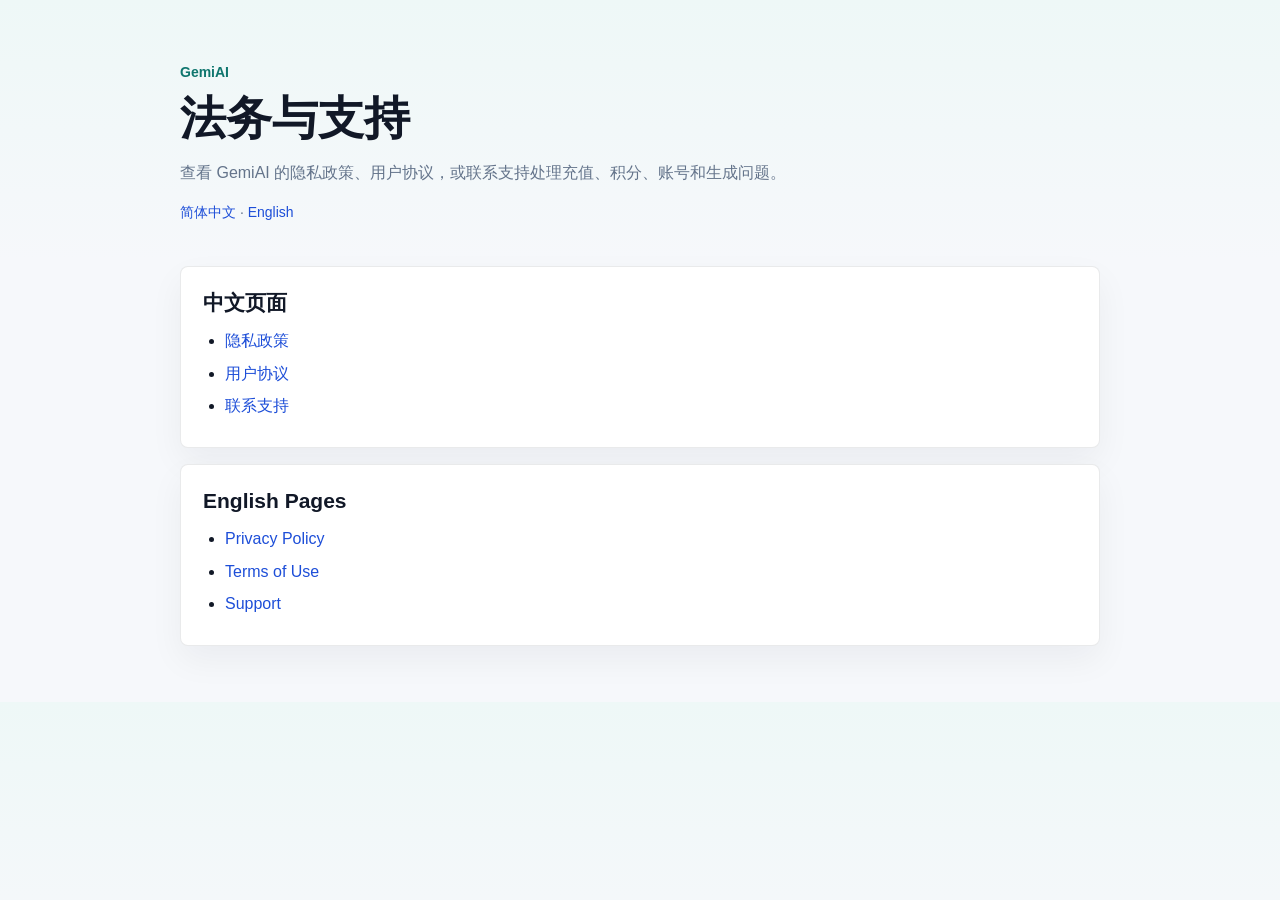
<file: index.html>
<!doctype html>
<html lang="zh-CN">
<head>
  <meta charset="utf-8">
  <meta name="viewport" content="width=device-width, initial-scale=1">
  <title>GemiAI 法务与支持</title>
  <link rel="stylesheet" href="./styles.css">
</head>
<body>
  <main class="page">
    <section class="hero">
      <p class="eyebrow">GemiAI</p>
      <h1>法务与支持</h1>
      <p class="summary">查看 GemiAI 的隐私政策、用户协议，或联系支持处理充值、积分、账号和生成问题。</p>
      <p class="language-links"><a href="./index.html">简体中文</a> · <a href="./privacy-en.html">English</a></p>
    </section>

    <section class="card">
      <h2>中文页面</h2>
      <ul>
        <li><a href="./privacy.html">隐私政策</a></li>
        <li><a href="./terms.html">用户协议</a></li>
        <li><a href="./support.html">联系支持</a></li>
      </ul>
    </section>

    <section class="card">
      <h2>English Pages</h2>
      <ul>
        <li><a href="./privacy-en.html">Privacy Policy</a></li>
        <li><a href="./terms-en.html">Terms of Use</a></li>
        <li><a href="./support-en.html">Support</a></li>
      </ul>
    </section>
  </main>
</body>
</html>
</file>
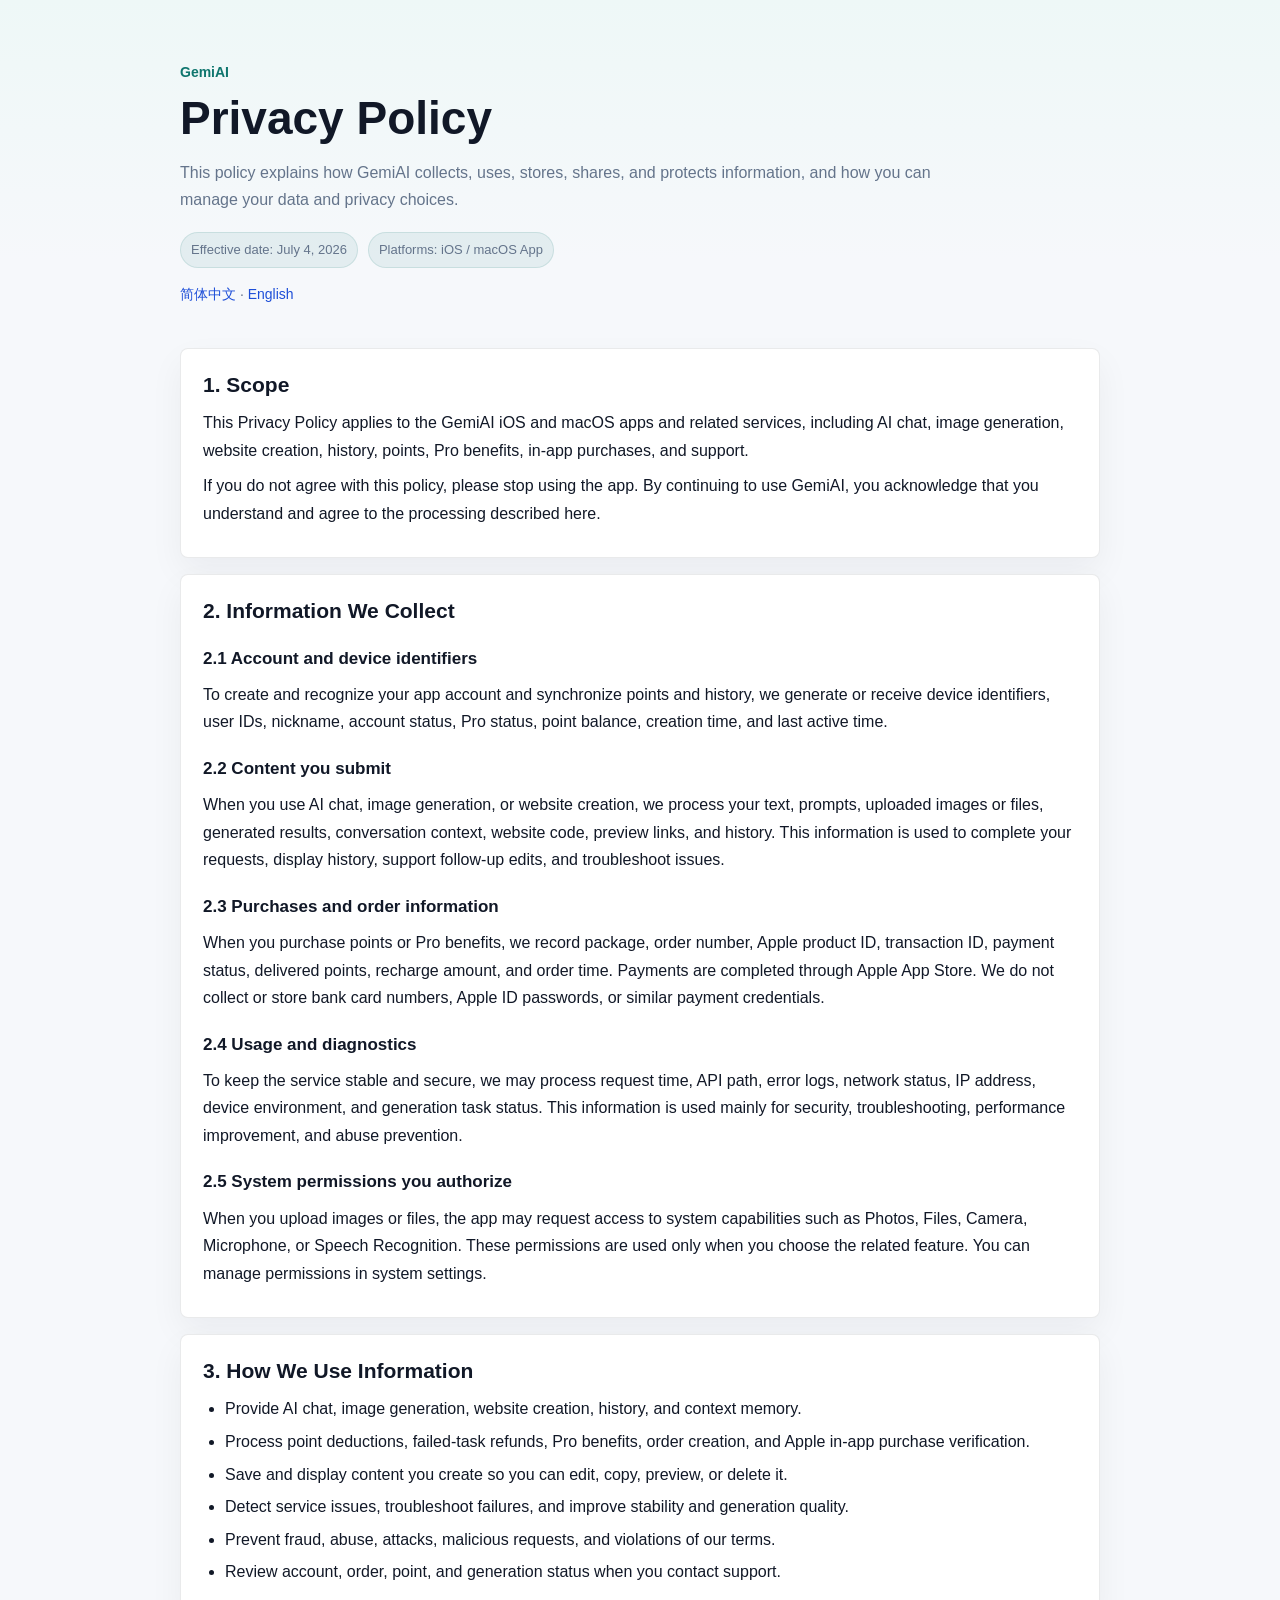
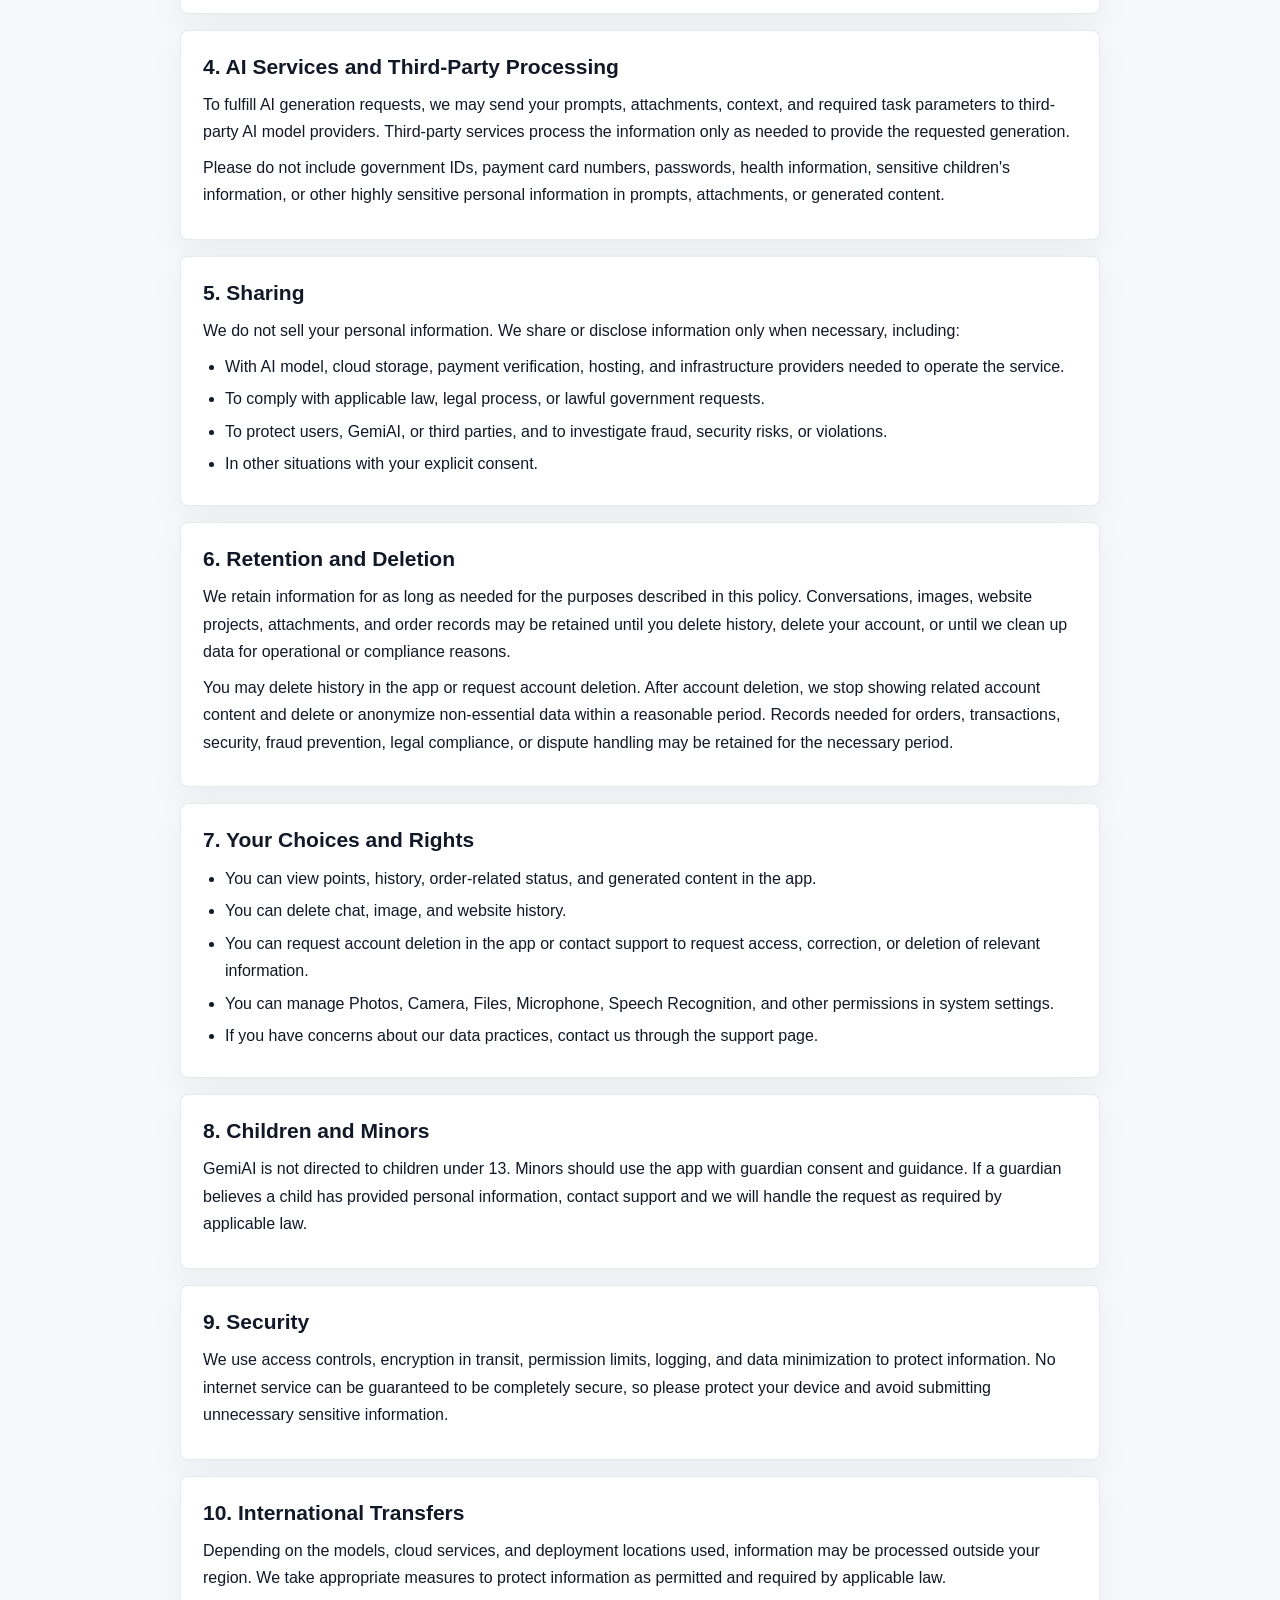
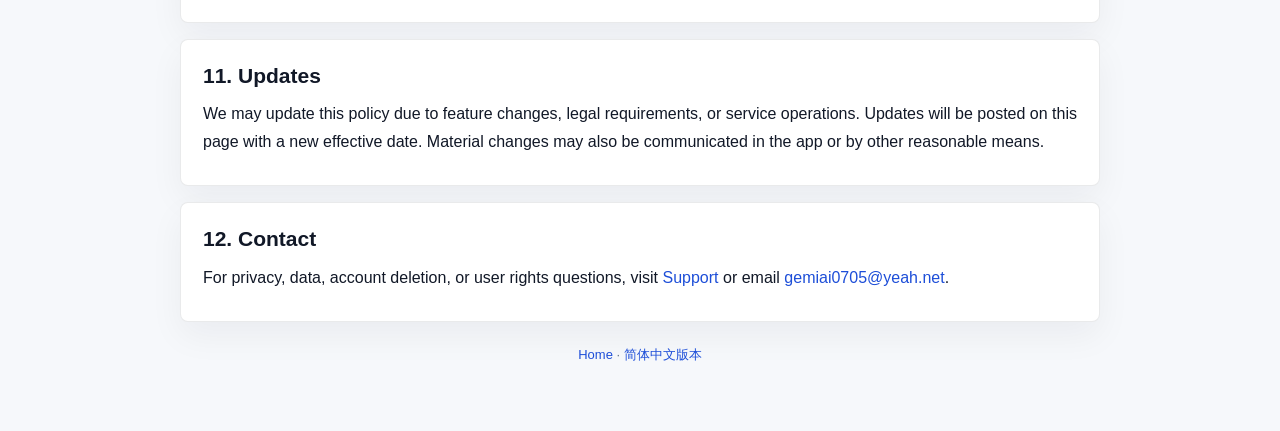
<file: privacy-en.html>
<!doctype html>
<html lang="en">
<head>
  <meta charset="utf-8">
  <meta name="viewport" content="width=device-width, initial-scale=1">
  <title>Privacy Policy - GemiAI</title>
  <link rel="stylesheet" href="./styles.css">
</head>
<body>
  <main class="page">
    <section class="hero">
      <p class="eyebrow">GemiAI</p>
      <h1>Privacy Policy</h1>
      <p class="summary">This policy explains how GemiAI collects, uses, stores, shares, and protects information, and how you can manage your data and privacy choices.</p>
      <div class="meta">
        <span class="pill">Effective date: July 4, 2026</span>
        <span class="pill">Platforms: iOS / macOS App</span>
      </div>
      <p class="language-links"><a href="./privacy.html">简体中文</a> · <a href="./privacy-en.html">English</a></p>
    </section>

    <section class="card">
      <h2>1. Scope</h2>
      <p>This Privacy Policy applies to the GemiAI iOS and macOS apps and related services, including AI chat, image generation, website creation, history, points, Pro benefits, in-app purchases, and support.</p>
      <p>If you do not agree with this policy, please stop using the app. By continuing to use GemiAI, you acknowledge that you understand and agree to the processing described here.</p>
    </section>

    <section class="card">
      <h2>2. Information We Collect</h2>
      <h3>2.1 Account and device identifiers</h3>
      <p>To create and recognize your app account and synchronize points and history, we generate or receive device identifiers, user IDs, nickname, account status, Pro status, point balance, creation time, and last active time.</p>
      <h3>2.2 Content you submit</h3>
      <p>When you use AI chat, image generation, or website creation, we process your text, prompts, uploaded images or files, generated results, conversation context, website code, preview links, and history. This information is used to complete your requests, display history, support follow-up edits, and troubleshoot issues.</p>
      <h3>2.3 Purchases and order information</h3>
      <p>When you purchase points or Pro benefits, we record package, order number, Apple product ID, transaction ID, payment status, delivered points, recharge amount, and order time. Payments are completed through Apple App Store. We do not collect or store bank card numbers, Apple ID passwords, or similar payment credentials.</p>
      <h3>2.4 Usage and diagnostics</h3>
      <p>To keep the service stable and secure, we may process request time, API path, error logs, network status, IP address, device environment, and generation task status. This information is used mainly for security, troubleshooting, performance improvement, and abuse prevention.</p>
      <h3>2.5 System permissions you authorize</h3>
      <p>When you upload images or files, the app may request access to system capabilities such as Photos, Files, Camera, Microphone, or Speech Recognition. These permissions are used only when you choose the related feature. You can manage permissions in system settings.</p>
    </section>

    <section class="card">
      <h2>3. How We Use Information</h2>
      <ul>
        <li>Provide AI chat, image generation, website creation, history, and context memory.</li>
        <li>Process point deductions, failed-task refunds, Pro benefits, order creation, and Apple in-app purchase verification.</li>
        <li>Save and display content you create so you can edit, copy, preview, or delete it.</li>
        <li>Detect service issues, troubleshoot failures, and improve stability and generation quality.</li>
        <li>Prevent fraud, abuse, attacks, malicious requests, and violations of our terms.</li>
        <li>Review account, order, point, and generation status when you contact support.</li>
      </ul>
    </section>

    <section class="card">
      <h2>4. AI Services and Third-Party Processing</h2>
      <p>To fulfill AI generation requests, we may send your prompts, attachments, context, and required task parameters to third-party AI model providers. Third-party services process the information only as needed to provide the requested generation.</p>
      <p>Please do not include government IDs, payment card numbers, passwords, health information, sensitive children's information, or other highly sensitive personal information in prompts, attachments, or generated content.</p>
    </section>

    <section class="card">
      <h2>5. Sharing</h2>
      <p>We do not sell your personal information. We share or disclose information only when necessary, including:</p>
      <ul>
        <li>With AI model, cloud storage, payment verification, hosting, and infrastructure providers needed to operate the service.</li>
        <li>To comply with applicable law, legal process, or lawful government requests.</li>
        <li>To protect users, GemiAI, or third parties, and to investigate fraud, security risks, or violations.</li>
        <li>In other situations with your explicit consent.</li>
      </ul>
    </section>

    <section class="card">
      <h2>6. Retention and Deletion</h2>
      <p>We retain information for as long as needed for the purposes described in this policy. Conversations, images, website projects, attachments, and order records may be retained until you delete history, delete your account, or until we clean up data for operational or compliance reasons.</p>
      <p>You may delete history in the app or request account deletion. After account deletion, we stop showing related account content and delete or anonymize non-essential data within a reasonable period. Records needed for orders, transactions, security, fraud prevention, legal compliance, or dispute handling may be retained for the necessary period.</p>
    </section>

    <section class="card">
      <h2>7. Your Choices and Rights</h2>
      <ul>
        <li>You can view points, history, order-related status, and generated content in the app.</li>
        <li>You can delete chat, image, and website history.</li>
        <li>You can request account deletion in the app or contact support to request access, correction, or deletion of relevant information.</li>
        <li>You can manage Photos, Camera, Files, Microphone, Speech Recognition, and other permissions in system settings.</li>
        <li>If you have concerns about our data practices, contact us through the support page.</li>
      </ul>
    </section>

    <section class="card">
      <h2>8. Children and Minors</h2>
      <p>GemiAI is not directed to children under 13. Minors should use the app with guardian consent and guidance. If a guardian believes a child has provided personal information, contact support and we will handle the request as required by applicable law.</p>
    </section>

    <section class="card">
      <h2>9. Security</h2>
      <p>We use access controls, encryption in transit, permission limits, logging, and data minimization to protect information. No internet service can be guaranteed to be completely secure, so please protect your device and avoid submitting unnecessary sensitive information.</p>
    </section>

    <section class="card">
      <h2>10. International Transfers</h2>
      <p>Depending on the models, cloud services, and deployment locations used, information may be processed outside your region. We take appropriate measures to protect information as permitted and required by applicable law.</p>
    </section>

    <section class="card">
      <h2>11. Updates</h2>
      <p>We may update this policy due to feature changes, legal requirements, or service operations. Updates will be posted on this page with a new effective date. Material changes may also be communicated in the app or by other reasonable means.</p>
    </section>

    <section class="card">
      <h2>12. Contact</h2>
      <p>For privacy, data, account deletion, or user rights questions, visit <a href="./support-en.html">Support</a> or email <a href="mailto:gemiai0705@yeah.net">gemiai0705@yeah.net</a>.</p>
    </section>

    <p class="footer"><a href="./index.html">Home</a> · <a href="./privacy.html">简体中文版本</a></p>
  </main>
</body>
</html>
</file>
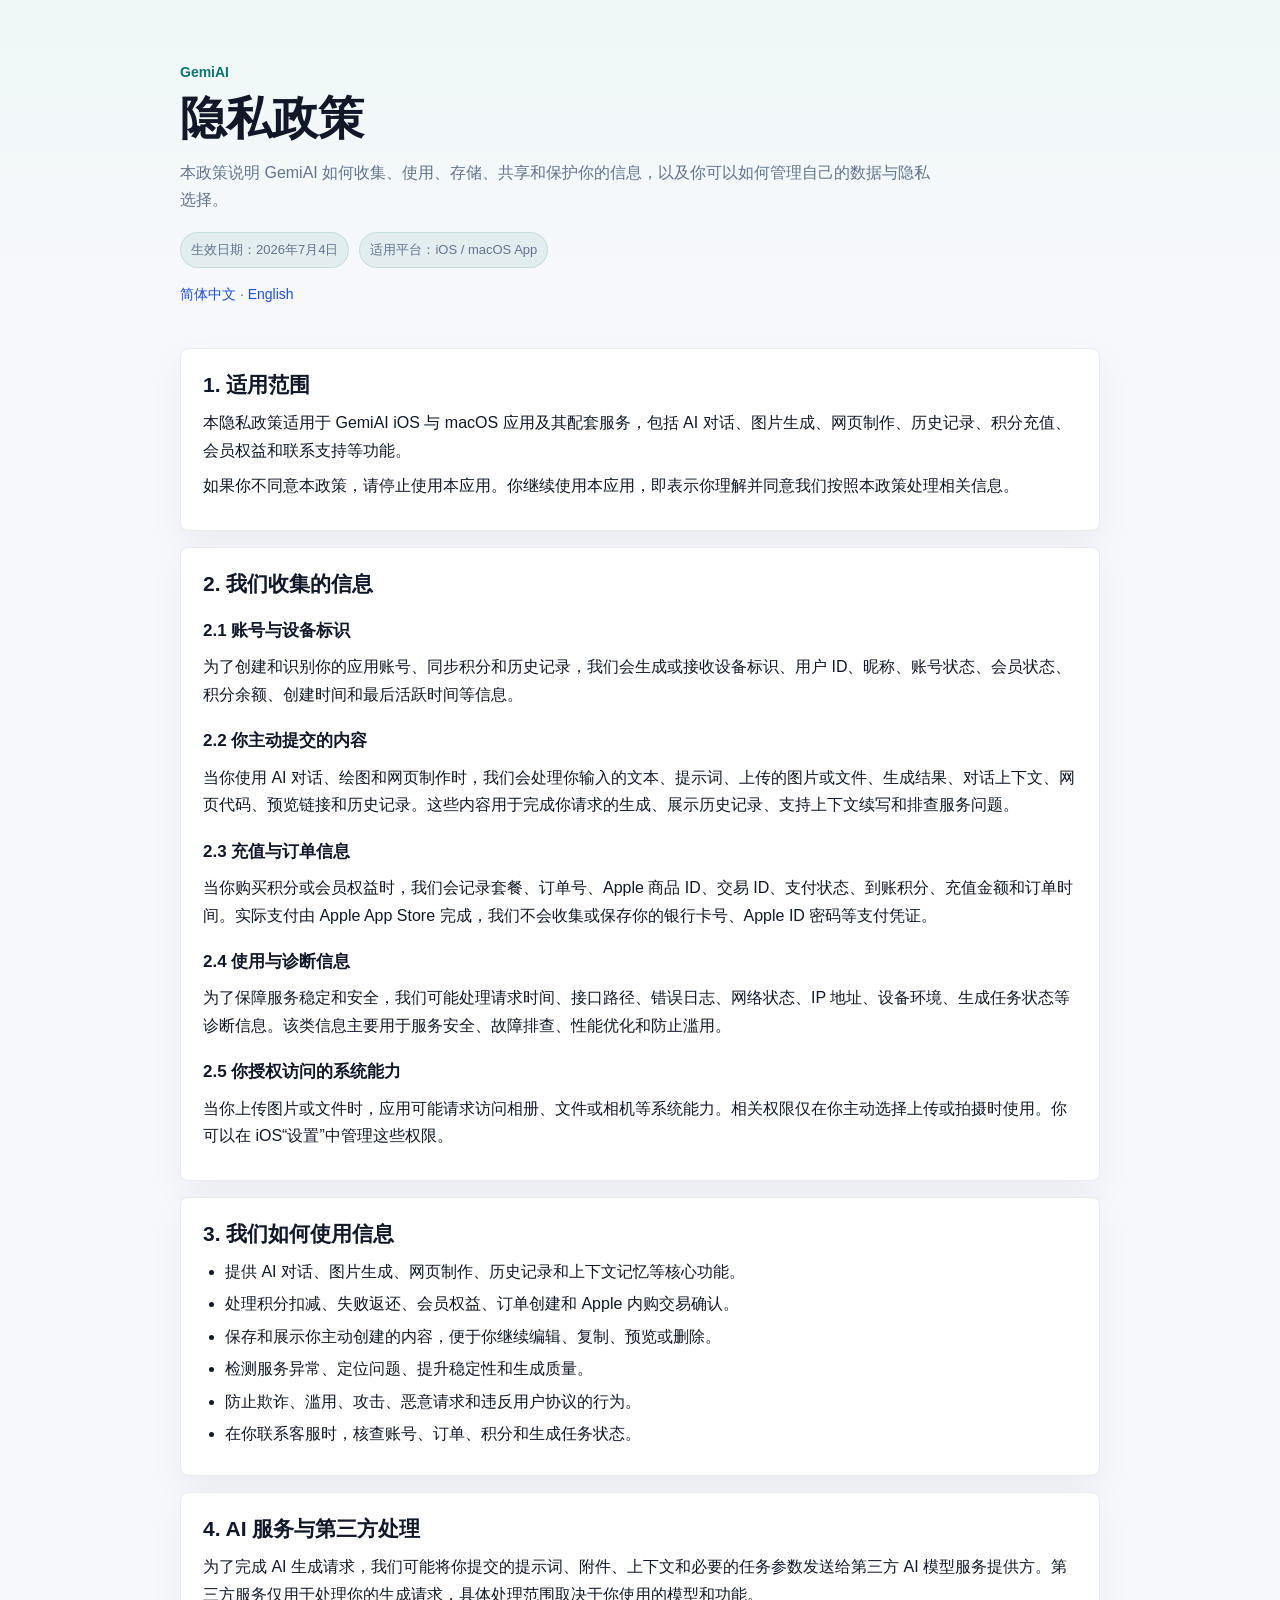
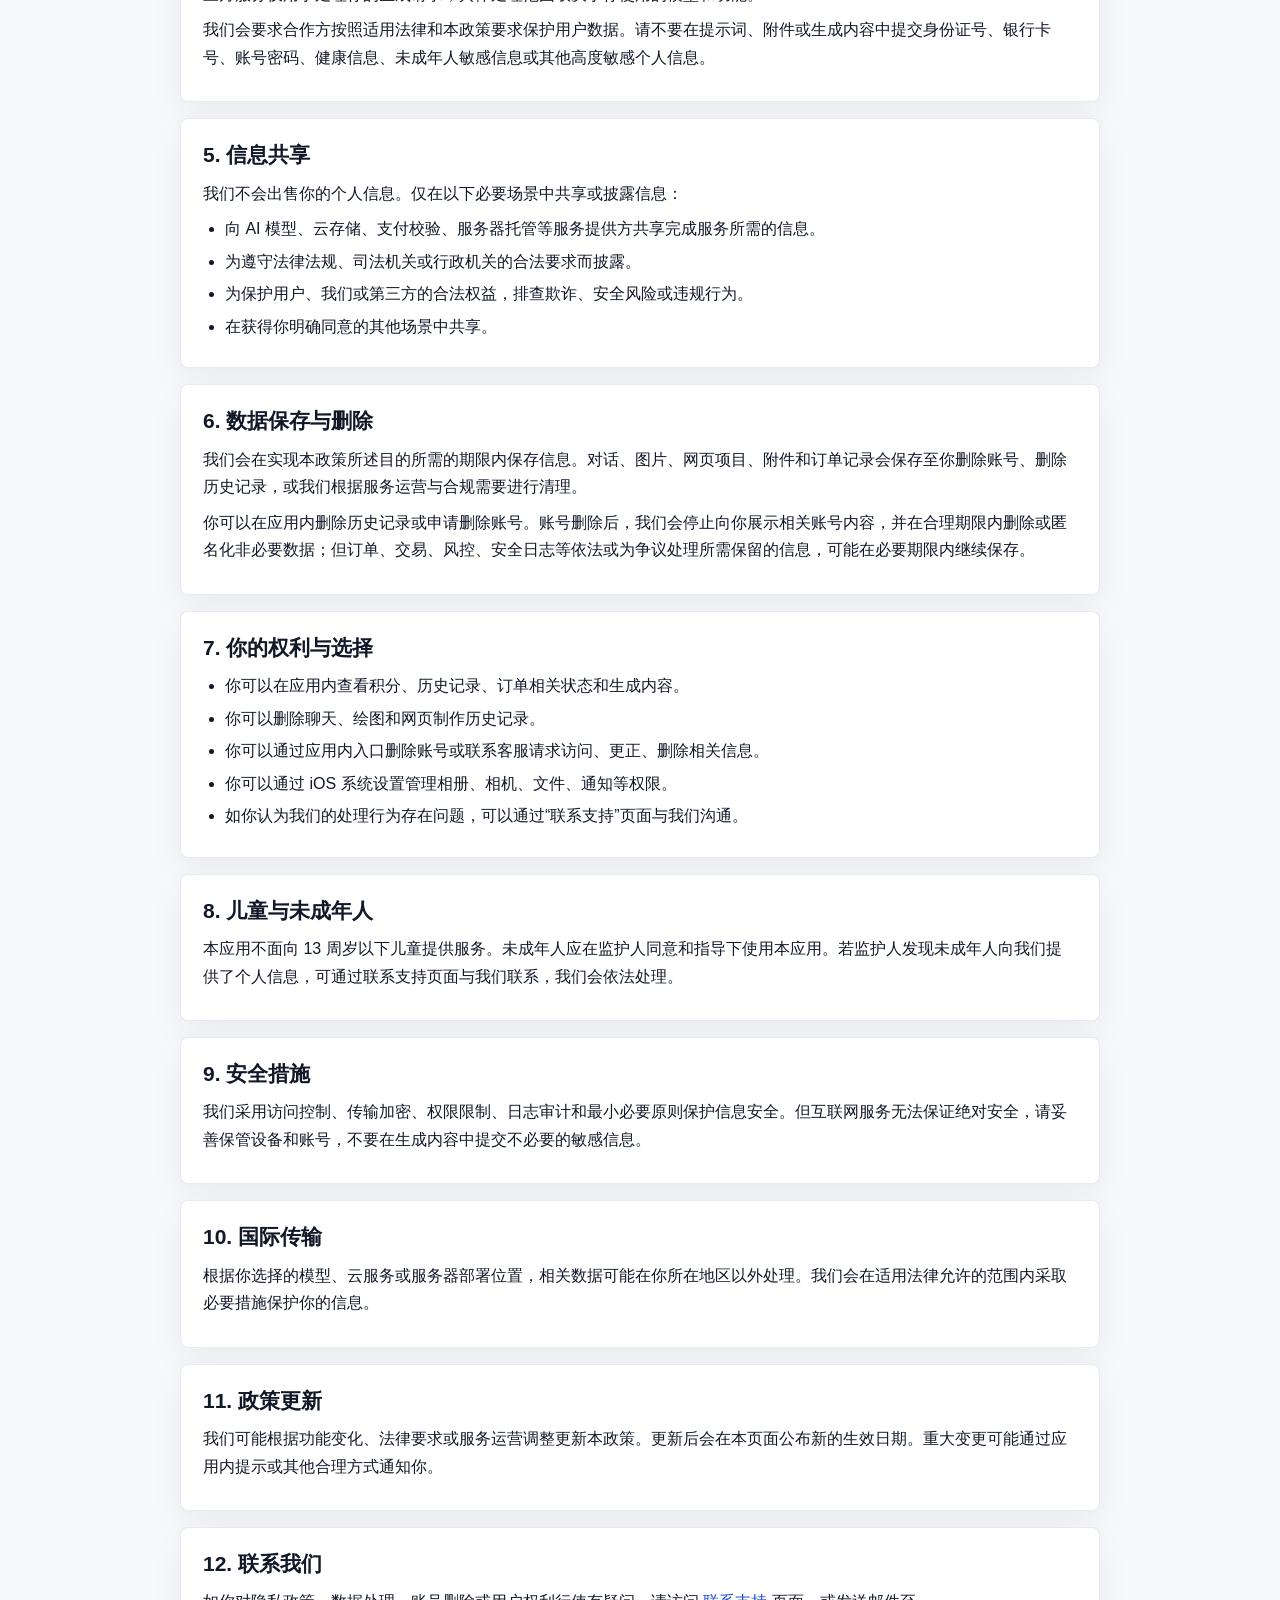
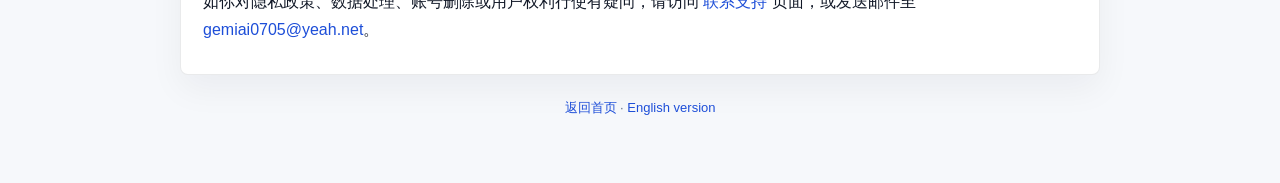
<file: privacy.html>
<!doctype html>
<html lang="zh-CN">
<head>
  <meta charset="utf-8">
  <meta name="viewport" content="width=device-width, initial-scale=1">
  <title>隐私政策 - GemiAI</title>
  <link rel="stylesheet" href="./styles.css">
</head>
<body>
  <main class="page">
    <section class="hero">
      <p class="eyebrow">GemiAI</p>
      <h1>隐私政策</h1>
      <p class="summary">本政策说明 GemiAI 如何收集、使用、存储、共享和保护你的信息，以及你可以如何管理自己的数据与隐私选择。</p>
      <div class="meta">
        <span class="pill">生效日期：2026年7月4日</span>
        <span class="pill">适用平台：iOS / macOS App</span>
      </div>
      <p class="language-links"><a href="./privacy.html">简体中文</a> · <a href="./privacy-en.html">English</a></p>
    </section>

    <section class="card">
      <h2>1. 适用范围</h2>
      <p>本隐私政策适用于 GemiAI iOS 与 macOS 应用及其配套服务，包括 AI 对话、图片生成、网页制作、历史记录、积分充值、会员权益和联系支持等功能。</p>
      <p>如果你不同意本政策，请停止使用本应用。你继续使用本应用，即表示你理解并同意我们按照本政策处理相关信息。</p>
    </section>

    <section class="card">
      <h2>2. 我们收集的信息</h2>
      <h3>2.1 账号与设备标识</h3>
      <p>为了创建和识别你的应用账号、同步积分和历史记录，我们会生成或接收设备标识、用户 ID、昵称、账号状态、会员状态、积分余额、创建时间和最后活跃时间等信息。</p>

      <h3>2.2 你主动提交的内容</h3>
      <p>当你使用 AI 对话、绘图和网页制作时，我们会处理你输入的文本、提示词、上传的图片或文件、生成结果、对话上下文、网页代码、预览链接和历史记录。这些内容用于完成你请求的生成、展示历史记录、支持上下文续写和排查服务问题。</p>

      <h3>2.3 充值与订单信息</h3>
      <p>当你购买积分或会员权益时，我们会记录套餐、订单号、Apple 商品 ID、交易 ID、支付状态、到账积分、充值金额和订单时间。实际支付由 Apple App Store 完成，我们不会收集或保存你的银行卡号、Apple ID 密码等支付凭证。</p>

      <h3>2.4 使用与诊断信息</h3>
      <p>为了保障服务稳定和安全，我们可能处理请求时间、接口路径、错误日志、网络状态、IP 地址、设备环境、生成任务状态等诊断信息。该类信息主要用于服务安全、故障排查、性能优化和防止滥用。</p>

      <h3>2.5 你授权访问的系统能力</h3>
      <p>当你上传图片或文件时，应用可能请求访问相册、文件或相机等系统能力。相关权限仅在你主动选择上传或拍摄时使用。你可以在 iOS“设置”中管理这些权限。</p>
    </section>

    <section class="card">
      <h2>3. 我们如何使用信息</h2>
      <ul>
        <li>提供 AI 对话、图片生成、网页制作、历史记录和上下文记忆等核心功能。</li>
        <li>处理积分扣减、失败返还、会员权益、订单创建和 Apple 内购交易确认。</li>
        <li>保存和展示你主动创建的内容，便于你继续编辑、复制、预览或删除。</li>
        <li>检测服务异常、定位问题、提升稳定性和生成质量。</li>
        <li>防止欺诈、滥用、攻击、恶意请求和违反用户协议的行为。</li>
        <li>在你联系客服时，核查账号、订单、积分和生成任务状态。</li>
      </ul>
    </section>

    <section class="card">
      <h2>4. AI 服务与第三方处理</h2>
      <p>为了完成 AI 生成请求，我们可能将你提交的提示词、附件、上下文和必要的任务参数发送给第三方 AI 模型服务提供方。第三方服务仅用于处理你的生成请求，具体处理范围取决于你使用的模型和功能。</p>
      <p>我们会要求合作方按照适用法律和本政策要求保护用户数据。请不要在提示词、附件或生成内容中提交身份证号、银行卡号、账号密码、健康信息、未成年人敏感信息或其他高度敏感个人信息。</p>
    </section>

    <section class="card">
      <h2>5. 信息共享</h2>
      <p>我们不会出售你的个人信息。仅在以下必要场景中共享或披露信息：</p>
      <ul>
        <li>向 AI 模型、云存储、支付校验、服务器托管等服务提供方共享完成服务所需的信息。</li>
        <li>为遵守法律法规、司法机关或行政机关的合法要求而披露。</li>
        <li>为保护用户、我们或第三方的合法权益，排查欺诈、安全风险或违规行为。</li>
        <li>在获得你明确同意的其他场景中共享。</li>
      </ul>
    </section>

    <section class="card">
      <h2>6. 数据保存与删除</h2>
      <p>我们会在实现本政策所述目的所需的期限内保存信息。对话、图片、网页项目、附件和订单记录会保存至你删除账号、删除历史记录，或我们根据服务运营与合规需要进行清理。</p>
      <p>你可以在应用内删除历史记录或申请删除账号。账号删除后，我们会停止向你展示相关账号内容，并在合理期限内删除或匿名化非必要数据；但订单、交易、风控、安全日志等依法或为争议处理所需保留的信息，可能在必要期限内继续保存。</p>
    </section>

    <section class="card">
      <h2>7. 你的权利与选择</h2>
      <ul>
        <li>你可以在应用内查看积分、历史记录、订单相关状态和生成内容。</li>
        <li>你可以删除聊天、绘图和网页制作历史记录。</li>
        <li>你可以通过应用内入口删除账号或联系客服请求访问、更正、删除相关信息。</li>
        <li>你可以通过 iOS 系统设置管理相册、相机、文件、通知等权限。</li>
        <li>如你认为我们的处理行为存在问题，可以通过“联系支持”页面与我们沟通。</li>
      </ul>
    </section>

    <section class="card">
      <h2>8. 儿童与未成年人</h2>
      <p>本应用不面向 13 周岁以下儿童提供服务。未成年人应在监护人同意和指导下使用本应用。若监护人发现未成年人向我们提供了个人信息，可通过联系支持页面与我们联系，我们会依法处理。</p>
    </section>

    <section class="card">
      <h2>9. 安全措施</h2>
      <p>我们采用访问控制、传输加密、权限限制、日志审计和最小必要原则保护信息安全。但互联网服务无法保证绝对安全，请妥善保管设备和账号，不要在生成内容中提交不必要的敏感信息。</p>
    </section>

    <section class="card">
      <h2>10. 国际传输</h2>
      <p>根据你选择的模型、云服务或服务器部署位置，相关数据可能在你所在地区以外处理。我们会在适用法律允许的范围内采取必要措施保护你的信息。</p>
    </section>

    <section class="card">
      <h2>11. 政策更新</h2>
      <p>我们可能根据功能变化、法律要求或服务运营调整更新本政策。更新后会在本页面公布新的生效日期。重大变更可能通过应用内提示或其他合理方式通知你。</p>
    </section>

    <section class="card">
      <h2>12. 联系我们</h2>
      <p>如你对隐私政策、数据处理、账号删除或用户权利行使有疑问，请访问 <a href="./support.html">联系支持</a> 页面，或发送邮件至 <a href="mailto:gemiai0705@yeah.net">gemiai0705@yeah.net</a>。</p>
    </section>

    <p class="footer"><a href="./index.html">返回首页</a> · <a href="./privacy-en.html">English version</a></p>
  </main>
</body>
</html>
</file>
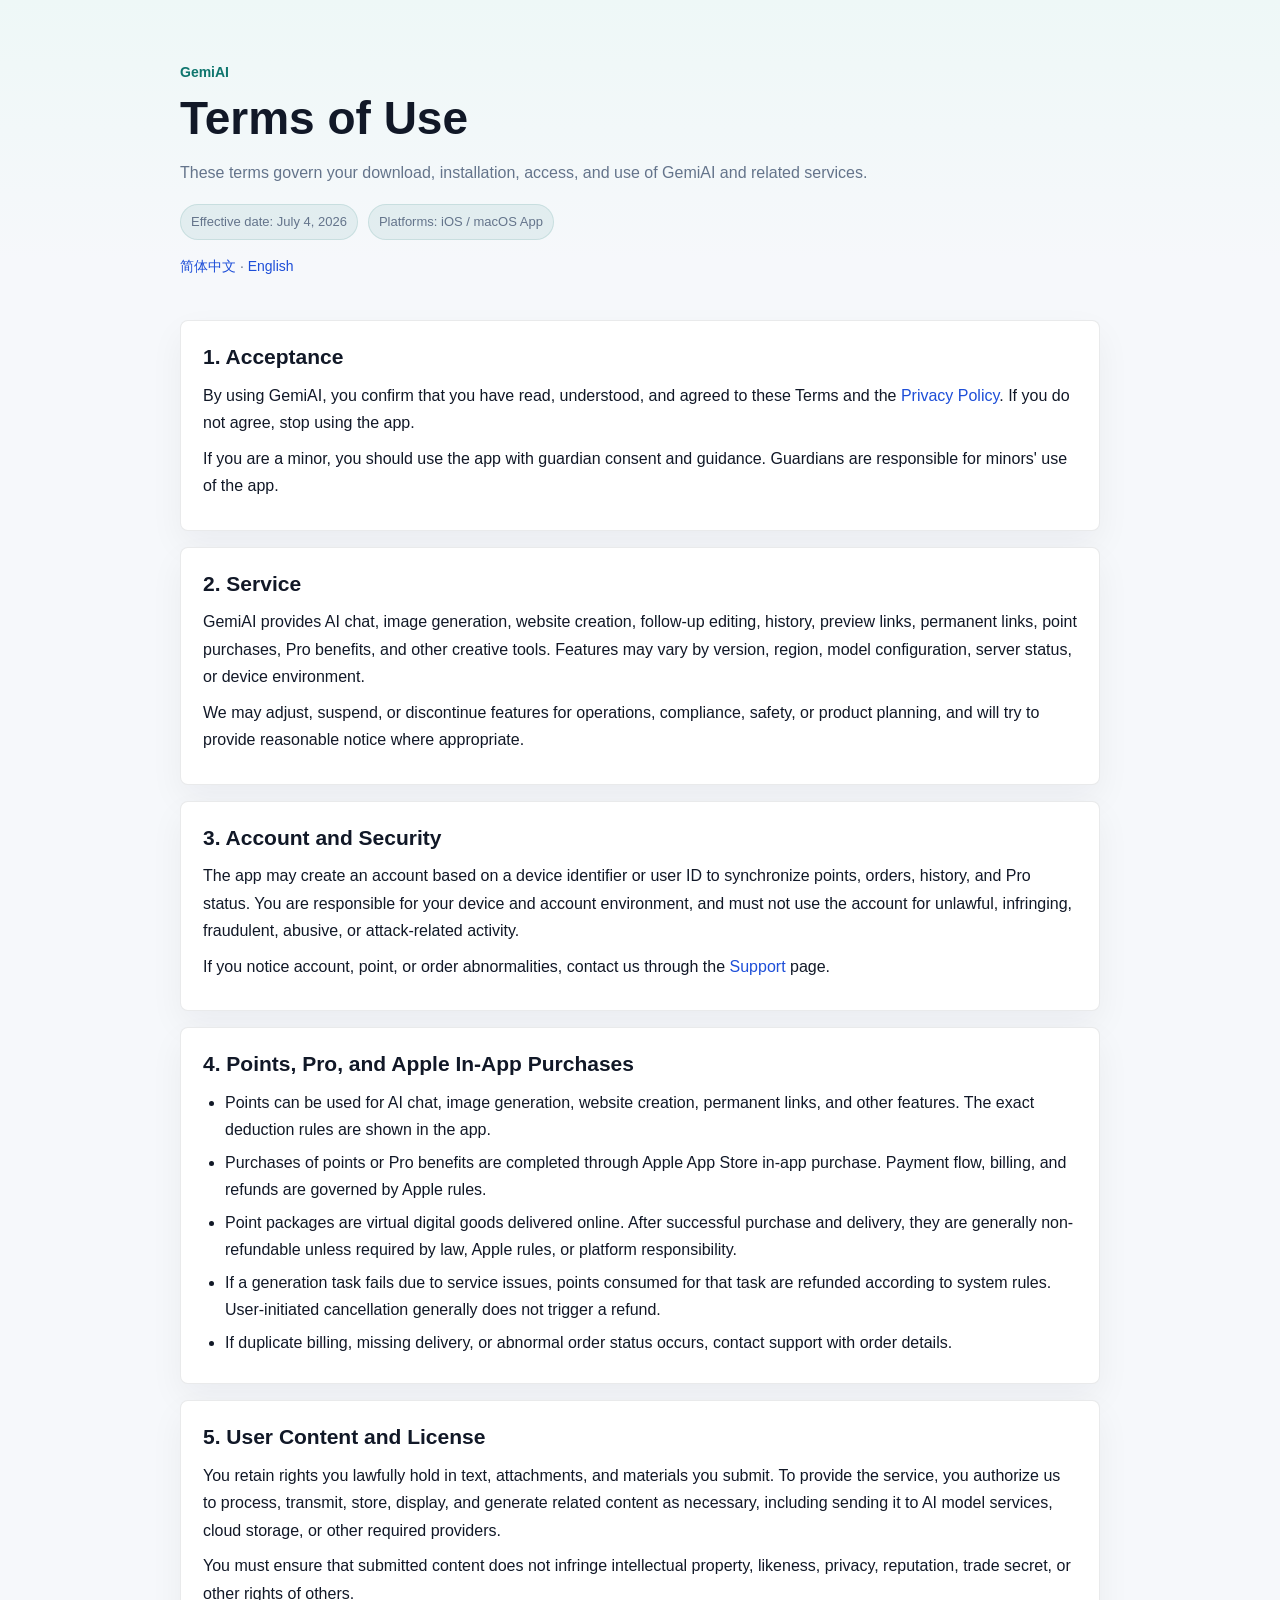
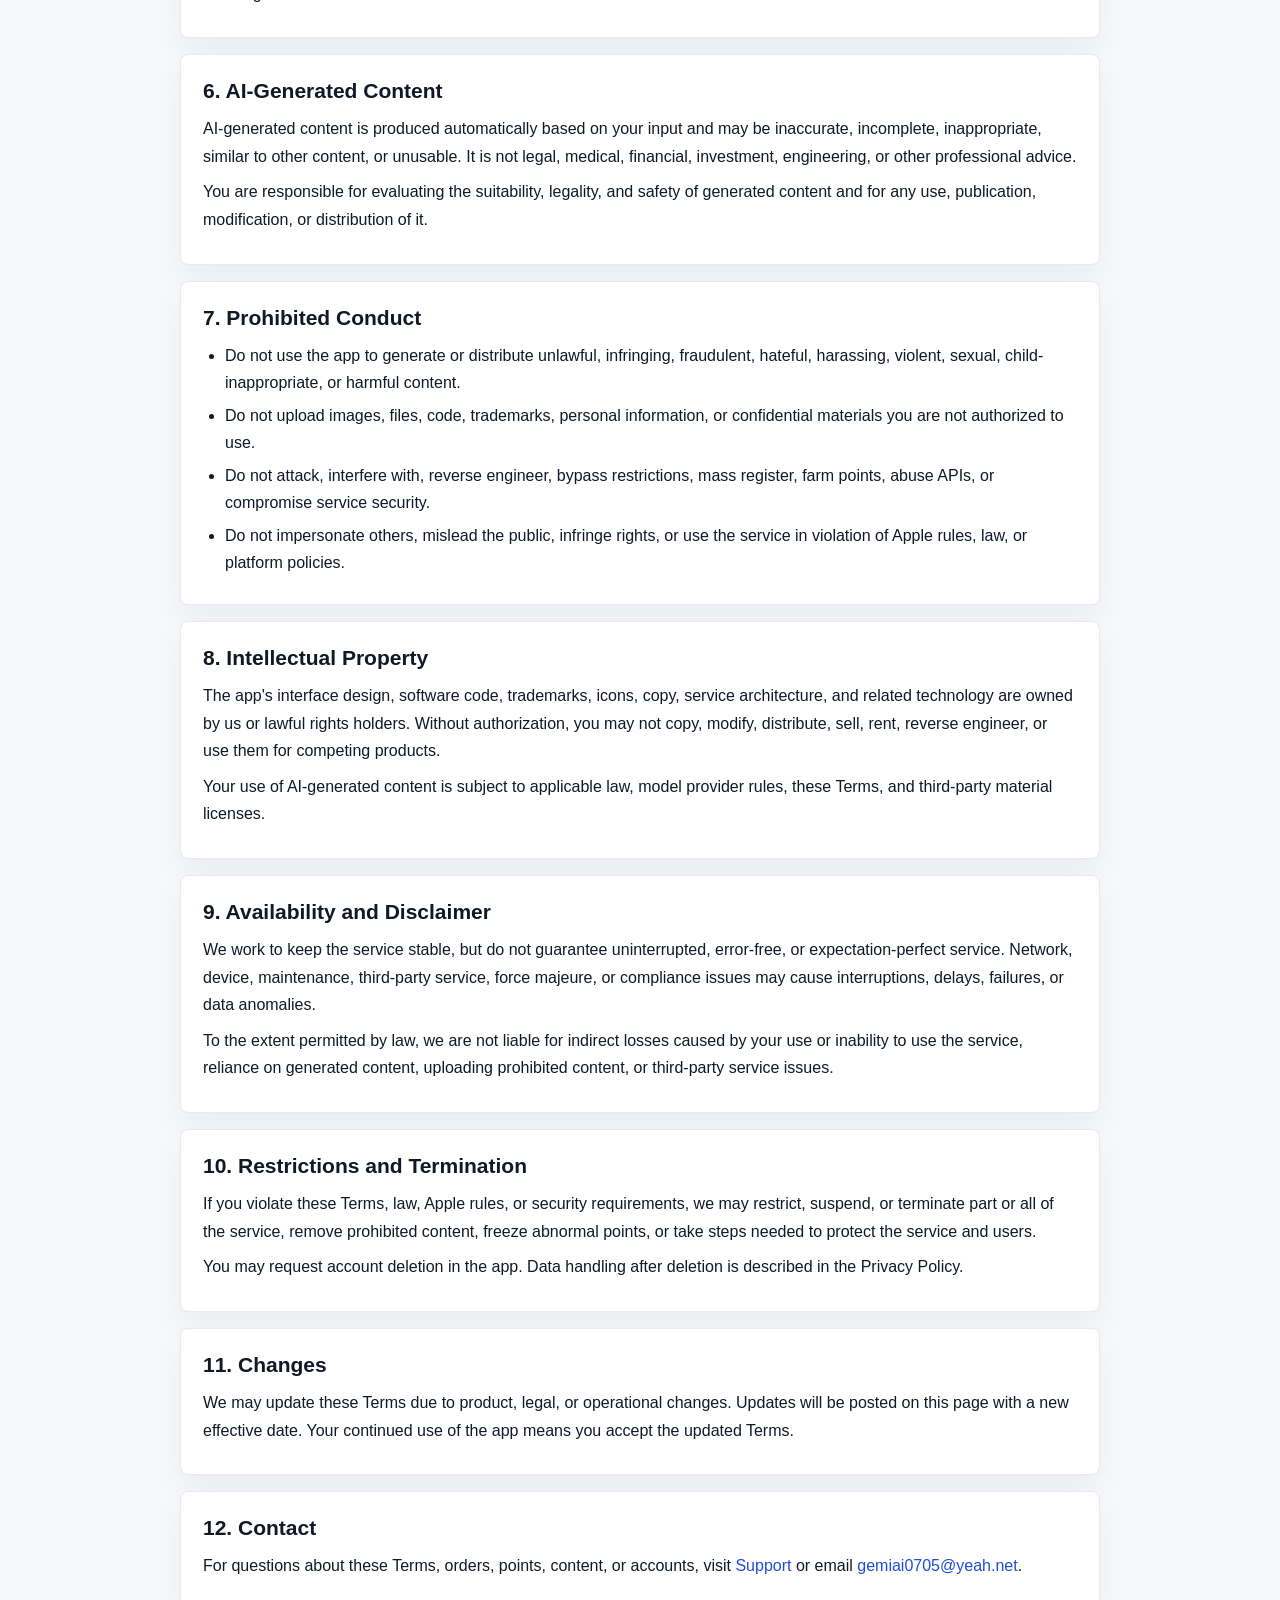
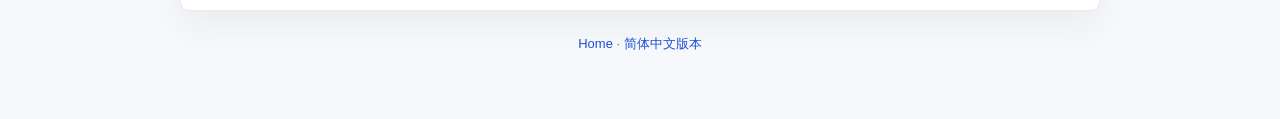
<file: terms-en.html>
<!doctype html>
<html lang="en">
<head>
  <meta charset="utf-8">
  <meta name="viewport" content="width=device-width, initial-scale=1">
  <title>Terms of Use - GemiAI</title>
  <link rel="stylesheet" href="./styles.css">
</head>
<body>
  <main class="page">
    <section class="hero">
      <p class="eyebrow">GemiAI</p>
      <h1>Terms of Use</h1>
      <p class="summary">These terms govern your download, installation, access, and use of GemiAI and related services.</p>
      <div class="meta">
        <span class="pill">Effective date: July 4, 2026</span>
        <span class="pill">Platforms: iOS / macOS App</span>
      </div>
      <p class="language-links"><a href="./terms.html">简体中文</a> · <a href="./terms-en.html">English</a></p>
    </section>

    <section class="card">
      <h2>1. Acceptance</h2>
      <p>By using GemiAI, you confirm that you have read, understood, and agreed to these Terms and the <a href="./privacy-en.html">Privacy Policy</a>. If you do not agree, stop using the app.</p>
      <p>If you are a minor, you should use the app with guardian consent and guidance. Guardians are responsible for minors' use of the app.</p>
    </section>

    <section class="card">
      <h2>2. Service</h2>
      <p>GemiAI provides AI chat, image generation, website creation, follow-up editing, history, preview links, permanent links, point purchases, Pro benefits, and other creative tools. Features may vary by version, region, model configuration, server status, or device environment.</p>
      <p>We may adjust, suspend, or discontinue features for operations, compliance, safety, or product planning, and will try to provide reasonable notice where appropriate.</p>
    </section>

    <section class="card">
      <h2>3. Account and Security</h2>
      <p>The app may create an account based on a device identifier or user ID to synchronize points, orders, history, and Pro status. You are responsible for your device and account environment, and must not use the account for unlawful, infringing, fraudulent, abusive, or attack-related activity.</p>
      <p>If you notice account, point, or order abnormalities, contact us through the <a href="./support-en.html">Support</a> page.</p>
    </section>

    <section class="card">
      <h2>4. Points, Pro, and Apple In-App Purchases</h2>
      <ul>
        <li>Points can be used for AI chat, image generation, website creation, permanent links, and other features. The exact deduction rules are shown in the app.</li>
        <li>Purchases of points or Pro benefits are completed through Apple App Store in-app purchase. Payment flow, billing, and refunds are governed by Apple rules.</li>
        <li>Point packages are virtual digital goods delivered online. After successful purchase and delivery, they are generally non-refundable unless required by law, Apple rules, or platform responsibility.</li>
        <li>If a generation task fails due to service issues, points consumed for that task are refunded according to system rules. User-initiated cancellation generally does not trigger a refund.</li>
        <li>If duplicate billing, missing delivery, or abnormal order status occurs, contact support with order details.</li>
      </ul>
    </section>

    <section class="card">
      <h2>5. User Content and License</h2>
      <p>You retain rights you lawfully hold in text, attachments, and materials you submit. To provide the service, you authorize us to process, transmit, store, display, and generate related content as necessary, including sending it to AI model services, cloud storage, or other required providers.</p>
      <p>You must ensure that submitted content does not infringe intellectual property, likeness, privacy, reputation, trade secret, or other rights of others.</p>
    </section>

    <section class="card">
      <h2>6. AI-Generated Content</h2>
      <p>AI-generated content is produced automatically based on your input and may be inaccurate, incomplete, inappropriate, similar to other content, or unusable. It is not legal, medical, financial, investment, engineering, or other professional advice.</p>
      <p>You are responsible for evaluating the suitability, legality, and safety of generated content and for any use, publication, modification, or distribution of it.</p>
    </section>

    <section class="card">
      <h2>7. Prohibited Conduct</h2>
      <ul>
        <li>Do not use the app to generate or distribute unlawful, infringing, fraudulent, hateful, harassing, violent, sexual, child-inappropriate, or harmful content.</li>
        <li>Do not upload images, files, code, trademarks, personal information, or confidential materials you are not authorized to use.</li>
        <li>Do not attack, interfere with, reverse engineer, bypass restrictions, mass register, farm points, abuse APIs, or compromise service security.</li>
        <li>Do not impersonate others, mislead the public, infringe rights, or use the service in violation of Apple rules, law, or platform policies.</li>
      </ul>
    </section>

    <section class="card">
      <h2>8. Intellectual Property</h2>
      <p>The app's interface design, software code, trademarks, icons, copy, service architecture, and related technology are owned by us or lawful rights holders. Without authorization, you may not copy, modify, distribute, sell, rent, reverse engineer, or use them for competing products.</p>
      <p>Your use of AI-generated content is subject to applicable law, model provider rules, these Terms, and third-party material licenses.</p>
    </section>

    <section class="card">
      <h2>9. Availability and Disclaimer</h2>
      <p>We work to keep the service stable, but do not guarantee uninterrupted, error-free, or expectation-perfect service. Network, device, maintenance, third-party service, force majeure, or compliance issues may cause interruptions, delays, failures, or data anomalies.</p>
      <p>To the extent permitted by law, we are not liable for indirect losses caused by your use or inability to use the service, reliance on generated content, uploading prohibited content, or third-party service issues.</p>
    </section>

    <section class="card">
      <h2>10. Restrictions and Termination</h2>
      <p>If you violate these Terms, law, Apple rules, or security requirements, we may restrict, suspend, or terminate part or all of the service, remove prohibited content, freeze abnormal points, or take steps needed to protect the service and users.</p>
      <p>You may request account deletion in the app. Data handling after deletion is described in the Privacy Policy.</p>
    </section>

    <section class="card">
      <h2>11. Changes</h2>
      <p>We may update these Terms due to product, legal, or operational changes. Updates will be posted on this page with a new effective date. Your continued use of the app means you accept the updated Terms.</p>
    </section>

    <section class="card">
      <h2>12. Contact</h2>
      <p>For questions about these Terms, orders, points, content, or accounts, visit <a href="./support-en.html">Support</a> or email <a href="mailto:gemiai0705@yeah.net">gemiai0705@yeah.net</a>.</p>
    </section>

    <p class="footer"><a href="./index.html">Home</a> · <a href="./terms.html">简体中文版本</a></p>
  </main>
</body>
</html>
</file>
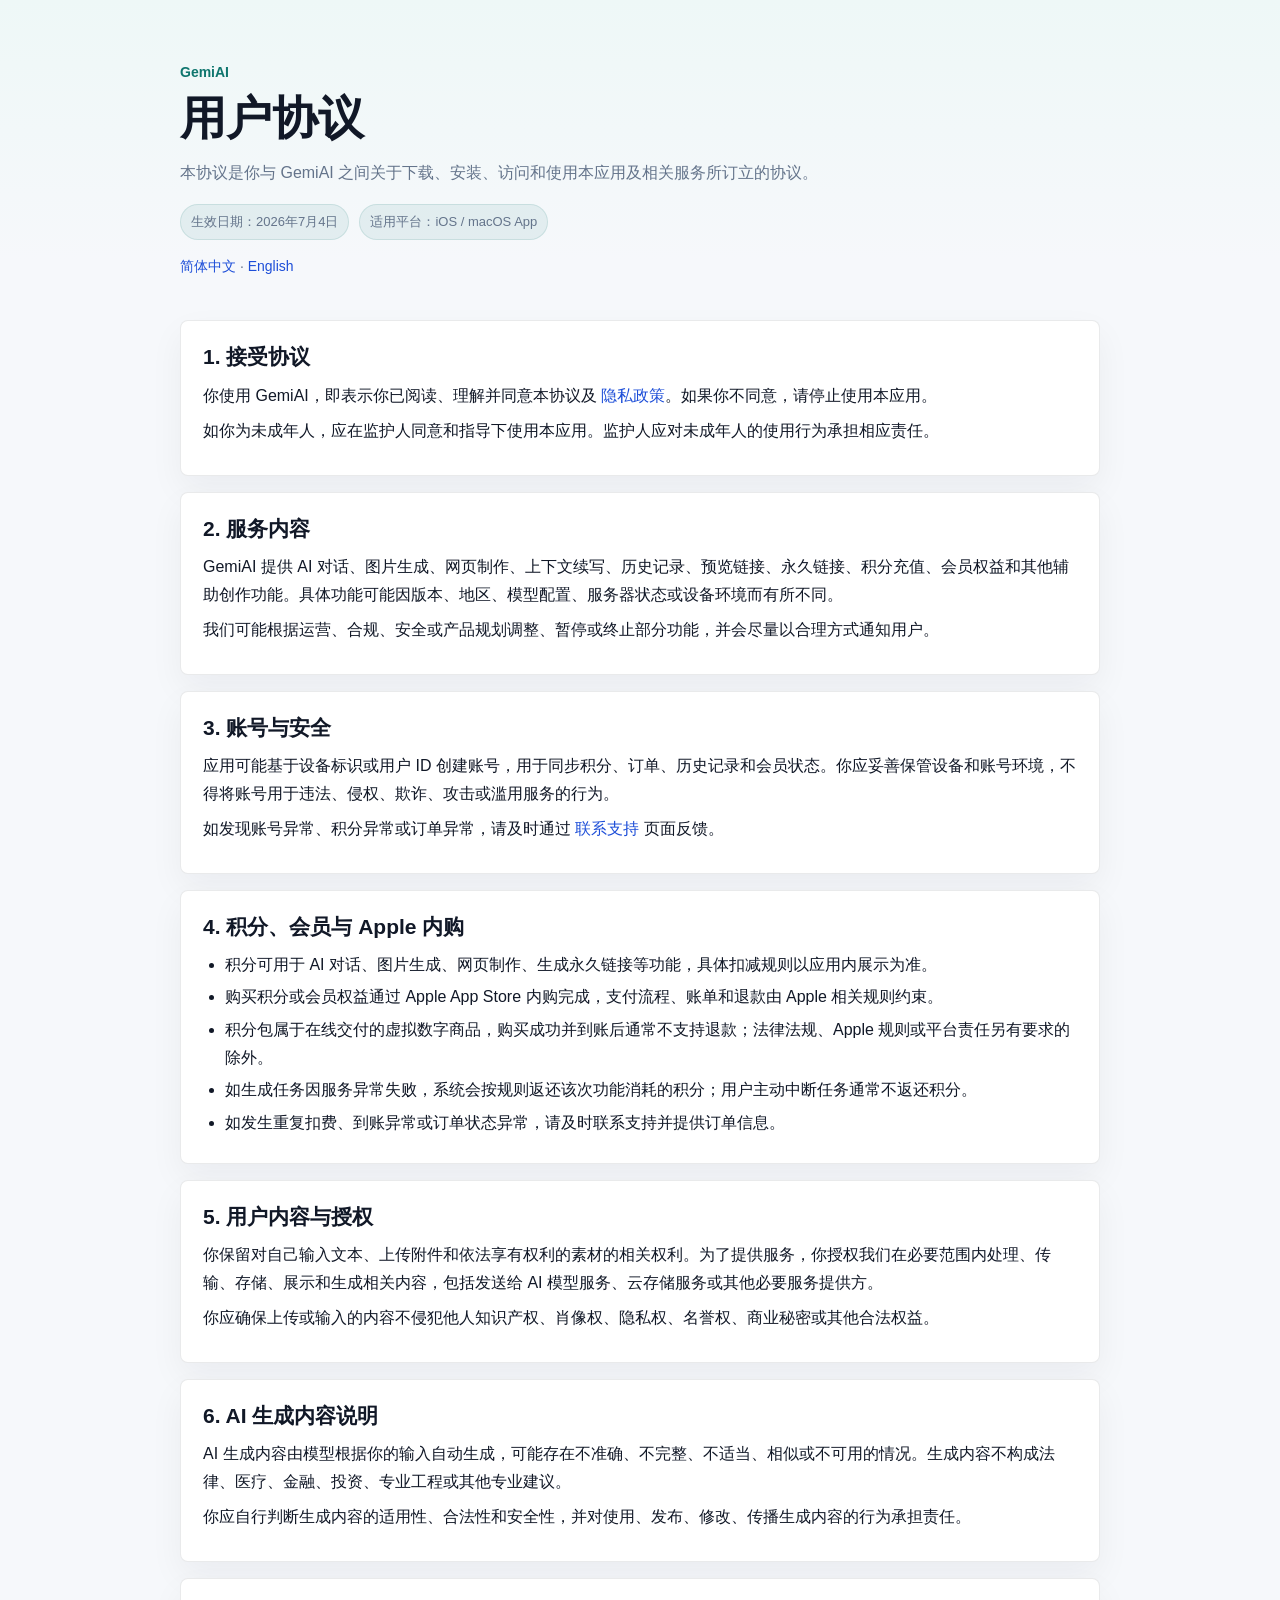
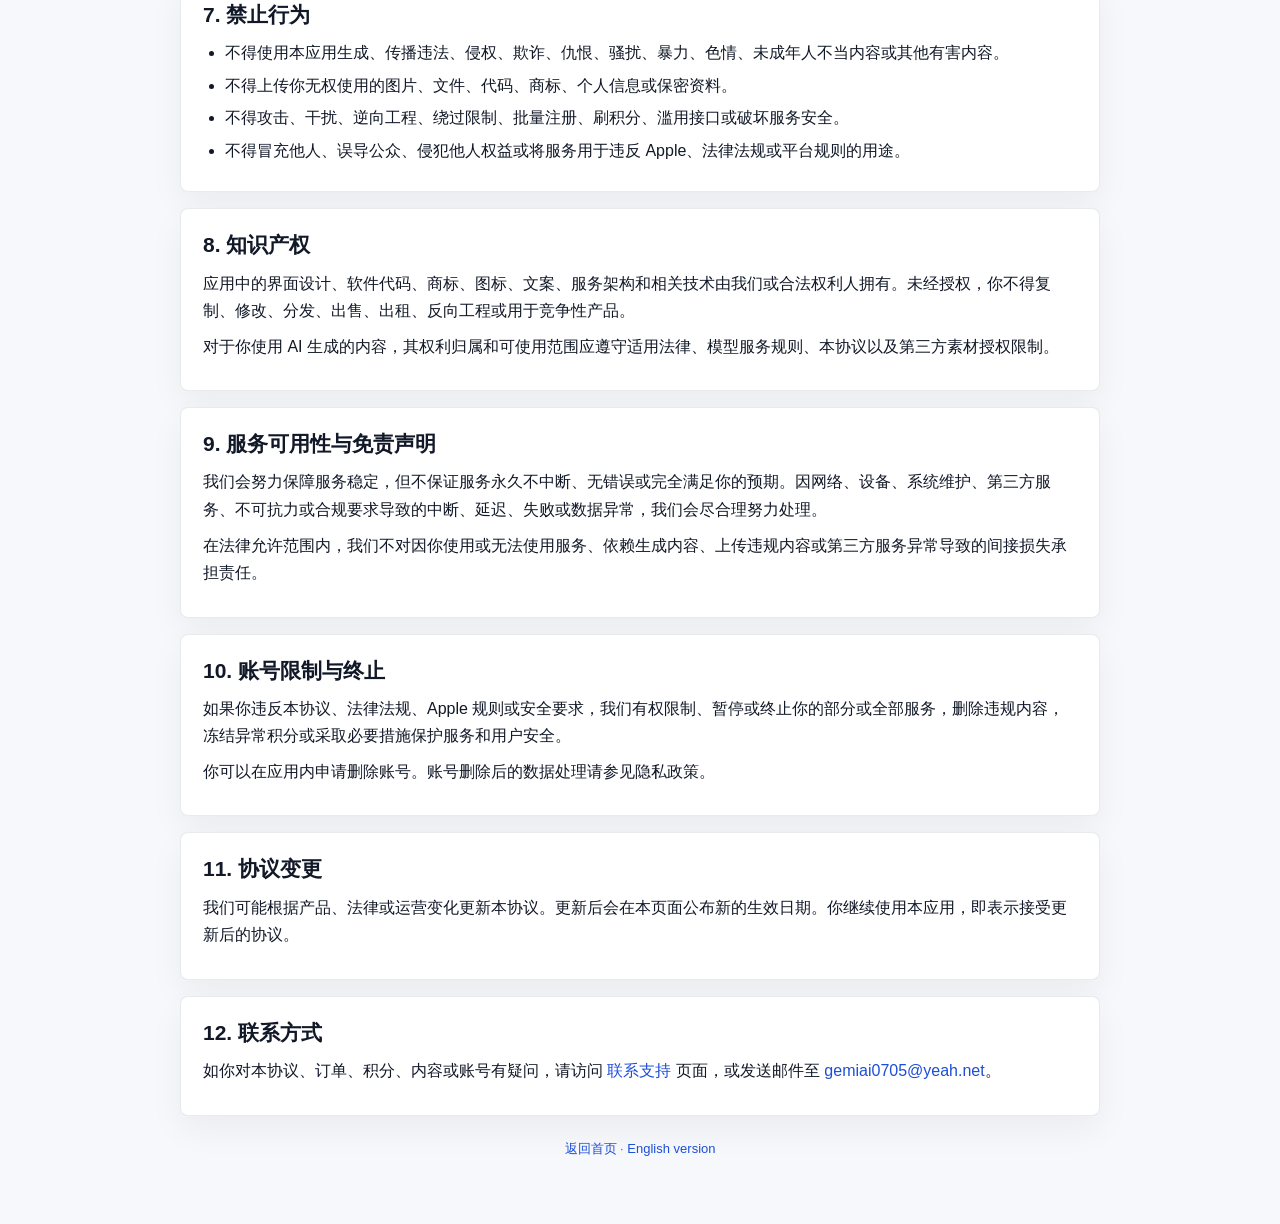
<file: terms.html>
<!doctype html>
<html lang="zh-CN">
<head>
  <meta charset="utf-8">
  <meta name="viewport" content="width=device-width, initial-scale=1">
  <title>用户协议 - GemiAI</title>
  <link rel="stylesheet" href="./styles.css">
</head>
<body>
  <main class="page">
    <section class="hero">
      <p class="eyebrow">GemiAI</p>
      <h1>用户协议</h1>
      <p class="summary">本协议是你与 GemiAI 之间关于下载、安装、访问和使用本应用及相关服务所订立的协议。</p>
      <div class="meta">
        <span class="pill">生效日期：2026年7月4日</span>
        <span class="pill">适用平台：iOS / macOS App</span>
      </div>
      <p class="language-links"><a href="./terms.html">简体中文</a> · <a href="./terms-en.html">English</a></p>
    </section>

    <section class="card">
      <h2>1. 接受协议</h2>
      <p>你使用 GemiAI，即表示你已阅读、理解并同意本协议及 <a href="./privacy.html">隐私政策</a>。如果你不同意，请停止使用本应用。</p>
      <p>如你为未成年人，应在监护人同意和指导下使用本应用。监护人应对未成年人的使用行为承担相应责任。</p>
    </section>

    <section class="card">
      <h2>2. 服务内容</h2>
      <p>GemiAI 提供 AI 对话、图片生成、网页制作、上下文续写、历史记录、预览链接、永久链接、积分充值、会员权益和其他辅助创作功能。具体功能可能因版本、地区、模型配置、服务器状态或设备环境而有所不同。</p>
      <p>我们可能根据运营、合规、安全或产品规划调整、暂停或终止部分功能，并会尽量以合理方式通知用户。</p>
    </section>

    <section class="card">
      <h2>3. 账号与安全</h2>
      <p>应用可能基于设备标识或用户 ID 创建账号，用于同步积分、订单、历史记录和会员状态。你应妥善保管设备和账号环境，不得将账号用于违法、侵权、欺诈、攻击或滥用服务的行为。</p>
      <p>如发现账号异常、积分异常或订单异常，请及时通过 <a href="./support.html">联系支持</a> 页面反馈。</p>
    </section>

    <section class="card">
      <h2>4. 积分、会员与 Apple 内购</h2>
      <ul>
        <li>积分可用于 AI 对话、图片生成、网页制作、生成永久链接等功能，具体扣减规则以应用内展示为准。</li>
        <li>购买积分或会员权益通过 Apple App Store 内购完成，支付流程、账单和退款由 Apple 相关规则约束。</li>
        <li>积分包属于在线交付的虚拟数字商品，购买成功并到账后通常不支持退款；法律法规、Apple 规则或平台责任另有要求的除外。</li>
        <li>如生成任务因服务异常失败，系统会按规则返还该次功能消耗的积分；用户主动中断任务通常不返还积分。</li>
        <li>如发生重复扣费、到账异常或订单状态异常，请及时联系支持并提供订单信息。</li>
      </ul>
    </section>

    <section class="card">
      <h2>5. 用户内容与授权</h2>
      <p>你保留对自己输入文本、上传附件和依法享有权利的素材的相关权利。为了提供服务，你授权我们在必要范围内处理、传输、存储、展示和生成相关内容，包括发送给 AI 模型服务、云存储服务或其他必要服务提供方。</p>
      <p>你应确保上传或输入的内容不侵犯他人知识产权、肖像权、隐私权、名誉权、商业秘密或其他合法权益。</p>
    </section>

    <section class="card">
      <h2>6. AI 生成内容说明</h2>
      <p>AI 生成内容由模型根据你的输入自动生成，可能存在不准确、不完整、不适当、相似或不可用的情况。生成内容不构成法律、医疗、金融、投资、专业工程或其他专业建议。</p>
      <p>你应自行判断生成内容的适用性、合法性和安全性，并对使用、发布、修改、传播生成内容的行为承担责任。</p>
    </section>

    <section class="card">
      <h2>7. 禁止行为</h2>
      <ul>
        <li>不得使用本应用生成、传播违法、侵权、欺诈、仇恨、骚扰、暴力、色情、未成年人不当内容或其他有害内容。</li>
        <li>不得上传你无权使用的图片、文件、代码、商标、个人信息或保密资料。</li>
        <li>不得攻击、干扰、逆向工程、绕过限制、批量注册、刷积分、滥用接口或破坏服务安全。</li>
        <li>不得冒充他人、误导公众、侵犯他人权益或将服务用于违反 Apple、法律法规或平台规则的用途。</li>
      </ul>
    </section>

    <section class="card">
      <h2>8. 知识产权</h2>
      <p>应用中的界面设计、软件代码、商标、图标、文案、服务架构和相关技术由我们或合法权利人拥有。未经授权，你不得复制、修改、分发、出售、出租、反向工程或用于竞争性产品。</p>
      <p>对于你使用 AI 生成的内容，其权利归属和可使用范围应遵守适用法律、模型服务规则、本协议以及第三方素材授权限制。</p>
    </section>

    <section class="card">
      <h2>9. 服务可用性与免责声明</h2>
      <p>我们会努力保障服务稳定，但不保证服务永久不中断、无错误或完全满足你的预期。因网络、设备、系统维护、第三方服务、不可抗力或合规要求导致的中断、延迟、失败或数据异常，我们会尽合理努力处理。</p>
      <p>在法律允许范围内，我们不对因你使用或无法使用服务、依赖生成内容、上传违规内容或第三方服务异常导致的间接损失承担责任。</p>
    </section>

    <section class="card">
      <h2>10. 账号限制与终止</h2>
      <p>如果你违反本协议、法律法规、Apple 规则或安全要求，我们有权限制、暂停或终止你的部分或全部服务，删除违规内容，冻结异常积分或采取必要措施保护服务和用户安全。</p>
      <p>你可以在应用内申请删除账号。账号删除后的数据处理请参见隐私政策。</p>
    </section>

    <section class="card">
      <h2>11. 协议变更</h2>
      <p>我们可能根据产品、法律或运营变化更新本协议。更新后会在本页面公布新的生效日期。你继续使用本应用，即表示接受更新后的协议。</p>
    </section>

    <section class="card">
      <h2>12. 联系方式</h2>
      <p>如你对本协议、订单、积分、内容或账号有疑问，请访问 <a href="./support.html">联系支持</a> 页面，或发送邮件至 <a href="mailto:gemiai0705@yeah.net">gemiai0705@yeah.net</a>。</p>
    </section>

    <p class="footer"><a href="./index.html">返回首页</a> · <a href="./terms-en.html">English version</a></p>
  </main>
</body>
</html>
</file>
<file: styles.css>
:root {
  color-scheme: light;
  --bg: #f6f8fb;
  --surface: #ffffff;
  --soft: #f1f5f9;
  --ink: #111827;
  --muted: #64748b;
  --line: rgba(15, 23, 42, 0.09);
  --blue: #1d4ed8;
  --teal: #0f766e;
}

* {
  box-sizing: border-box;
}

body {
  margin: 0;
  font-family: -apple-system, BlinkMacSystemFont, "Segoe UI", "PingFang SC", "Microsoft YaHei", sans-serif;
  background: linear-gradient(180deg, #eef8f7 0, var(--bg) 260px);
  color: var(--ink);
  line-height: 1.72;
}

a {
  color: var(--blue);
  text-decoration: none;
}

a:hover {
  text-decoration: underline;
}

.page {
  width: min(920px, calc(100% - 32px));
  margin: 0 auto;
  padding: 32px 0 56px;
}

.hero {
  padding: 28px 0 18px;
}

.eyebrow {
  margin: 0 0 8px;
  color: var(--teal);
  font-size: 14px;
  font-weight: 700;
}

h1 {
  margin: 0;
  font-size: clamp(30px, 5vw, 46px);
  line-height: 1.14;
  letter-spacing: 0;
}

.summary {
  max-width: 760px;
  margin: 14px 0 0;
  color: var(--muted);
  font-size: 16px;
}

.meta {
  display: flex;
  flex-wrap: wrap;
  gap: 10px;
  margin-top: 18px;
  color: var(--muted);
  font-size: 13px;
}

.language-links {
  margin-top: 14px;
  color: var(--muted);
  font-size: 14px;
}

.pill {
  padding: 6px 10px;
  background: rgba(15, 118, 110, 0.08);
  border: 1px solid rgba(15, 118, 110, 0.12);
  border-radius: 999px;
}

.card {
  margin-top: 16px;
  padding: 22px;
  background: var(--surface);
  border: 1px solid var(--line);
  border-radius: 8px;
  box-shadow: 0 14px 34px rgba(15, 23, 42, 0.05);
}

h2 {
  margin: 0 0 10px;
  font-size: 21px;
  line-height: 1.35;
}

h3 {
  margin: 18px 0 8px;
  font-size: 17px;
}

p {
  margin: 8px 0;
}

ul {
  margin: 8px 0 0;
  padding-left: 22px;
}

li {
  margin: 5px 0;
}

.notice {
  padding: 13px 14px;
  background: var(--soft);
  border: 1px solid var(--line);
  border-radius: 8px;
  color: #334155;
  font-size: 14px;
}

.support-grid {
  display: grid;
  grid-template-columns: 1fr 220px;
  gap: 18px;
  align-items: center;
}

.qr {
  width: 220px;
  max-width: 100%;
  border-radius: 8px;
  border: 1px solid var(--line);
  background: white;
}

.promo-card {
  border-color: rgba(29, 78, 216, 0.18);
  background: linear-gradient(135deg, #ffffff 0%, #eff6ff 100%);
}

.promo-card .eyebrow {
  margin-bottom: 6px;
}

.promo-endpoint {
  color: var(--muted);
  font-size: 14px;
}

.endpoint-label {
  display: block;
  color: var(--ink);
  font-size: 14px;
  font-weight: 700;
}

.endpoint-label small {
  margin-left: 6px;
  color: var(--muted);
  font-size: 12px;
  font-weight: 500;
}

.endpoint-copy {
  display: grid;
  grid-template-columns: minmax(0, 1fr) auto;
  align-items: center;
  gap: 6px;
  max-width: 680px;
  margin-top: 8px;
  padding: 5px;
  border: 1px solid rgba(29, 78, 216, 0.18);
  border-radius: 12px;
  background: rgba(255, 255, 255, 0.82);
  box-shadow: 0 8px 22px rgba(30, 64, 175, 0.08);
}

.endpoint-copy input {
  min-width: 0;
  width: 100%;
  height: 42px;
  padding: 8px 12px;
  border: 0;
  outline: 0;
  border-radius: 8px;
  background: transparent;
  color: var(--ink);
  font-family: ui-monospace, SFMono-Regular, Menlo, Consolas, monospace;
  font-size: 14px;
  letter-spacing: 0;
}

.endpoint-copy button {
  min-height: 42px;
  padding: 8px 15px;
  border: 0;
  border-radius: 9px;
  background: var(--blue);
  color: #fff;
  cursor: pointer;
  font: inherit;
  font-size: 13px;
  font-weight: 700;
}

.endpoint-copy button:hover {
  filter: brightness(1.06);
}

.endpoint-copy button:focus-visible {
  outline: 3px solid rgba(37, 99, 235, 0.28);
  outline-offset: 1px;
}

.copy-status {
  min-width: 42px;
  color: var(--teal);
  font-size: 12px;
}

.promo-actions {
  display: flex;
  flex-wrap: wrap;
  gap: 10px;
  margin-top: 16px;
}

.promo-button {
  display: inline-flex;
  align-items: center;
  justify-content: center;
  min-height: 40px;
  padding: 8px 14px;
  border-radius: 8px;
  background: var(--blue);
  color: #fff;
  font-size: 14px;
  font-weight: 700;
}

.promo-button:hover {
  color: #fff;
  text-decoration: none;
  filter: brightness(1.06);
}

.promo-button.secondary {
  background: #fff;
  border: 1px solid rgba(29, 78, 216, 0.24);
  color: var(--blue);
}

.promo-button.secondary:hover {
  color: var(--blue);
}

.footer {
  margin-top: 22px;
  color: var(--muted);
  font-size: 13px;
  text-align: center;
}

@media (max-width: 680px) {
  .page {
    width: min(100% - 24px, 920px);
    padding-top: 20px;
  }

  .card {
    padding: 18px;
  }

  .support-grid {
    grid-template-columns: 1fr;
  }

  .endpoint-label small {
    display: block;
    margin: 3px 0 0;
  }

  .endpoint-copy {
    grid-template-columns: 1fr;
  }

  .endpoint-copy button {
    width: 100%;
  }
}
</file>
